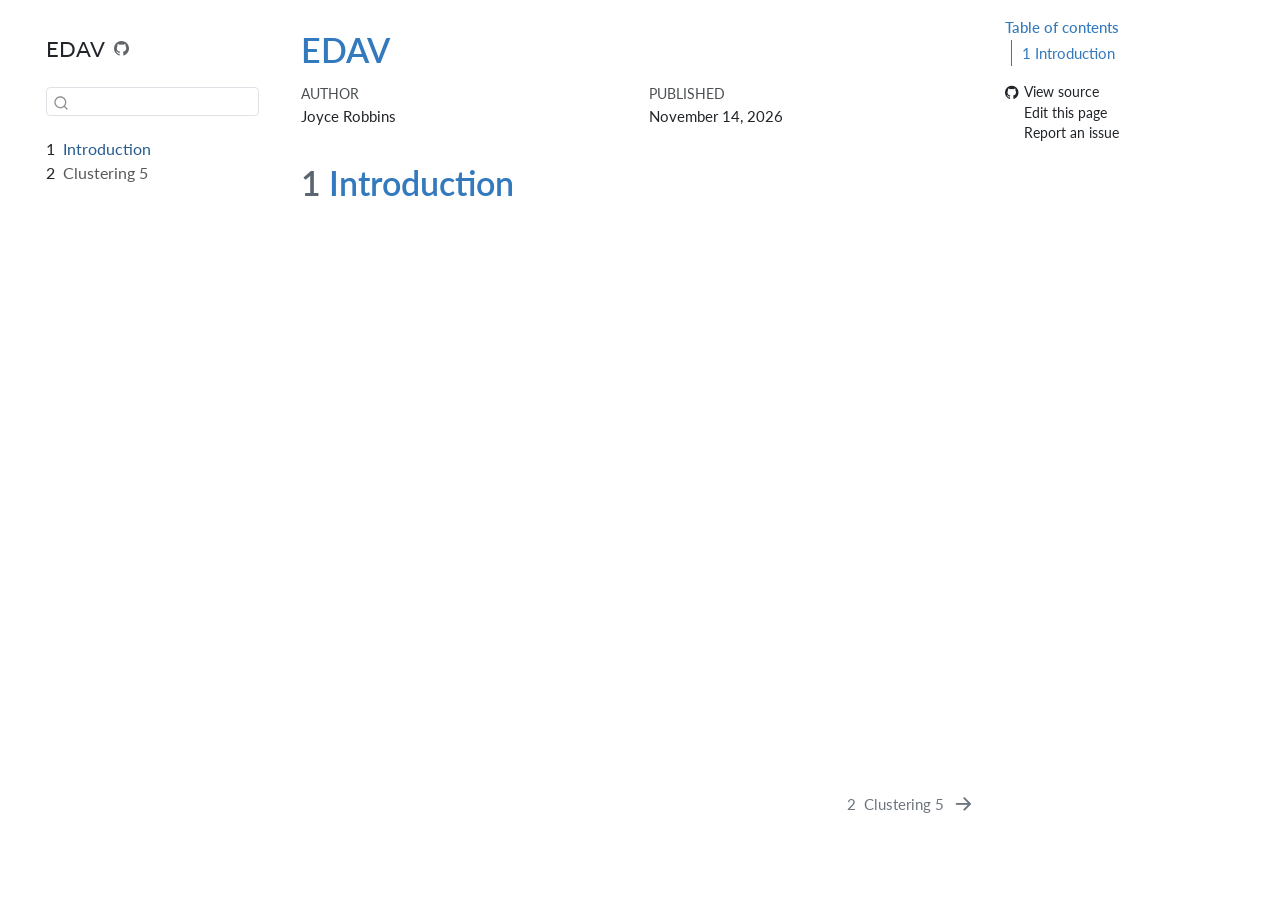
<file: index.html>
<!DOCTYPE html>
<html xmlns="http://www.w3.org/1999/xhtml" lang="en" xml:lang="en"><head>

<meta charset="utf-8">
<meta name="generator" content="quarto-1.11.9">

<meta name="viewport" content="width=device-width, initial-scale=1.0, user-scalable=yes">

<meta name="author" content="Joyce Robbins">
<meta name="dcterms.date" content="2026-11-14">

<title>EDAV</title>
<style>
/* Default styles provided by pandoc.
** See https://pandoc.org/MANUAL.html#variables-for-html for config info.
*/
span.smallcaps{font-variant: small-caps;}
div.columns{display: flex; gap: 1.5em;}
div.column{flex: auto;}
@media screen {
div.columns{gap: min(4vw, 1.5em);}
div.column{overflow-x: auto;}
}
div.hanging-indent{margin-left: 1.5em; text-indent: -1.5em;}
ul.task-list{list-style: none;}
ul.task-list li input[type="checkbox"] {
  width: 0.8em;
  margin: 0 0.8em 0.2em -1em; /* quarto-specific, see https://github.com/quarto-dev/quarto-cli/issues/4556 */ 
  vertical-align: middle;
}
</style>


<script src="site_libs/quarto-nav/quarto-nav.js"></script>
<script src="site_libs/quarto-nav/headroom.min.js"></script>
<script src="site_libs/clipboard/clipboard.min.js"></script>
<script src="site_libs/quarto-search/autocomplete.umd.js"></script>
<script src="site_libs/quarto-search/fuse.min.js"></script>
<script src="site_libs/quarto-search/quarto-search.js"></script>
<meta name="quarto:offset" content="./">
<link href="./clustering.html" rel="next">
<script src="site_libs/quarto-html/quarto.js" type="module"></script>
<script src="site_libs/quarto-html/tabsets/tabsets.js" type="module"></script>
<script src="site_libs/quarto-html/scrollable-regions/scrollable-regions.js" type="module"></script>
<script src="site_libs/quarto-html/popper.min.js"></script>
<script src="site_libs/quarto-html/tippy.umd.min.js"></script>
<script src="site_libs/quarto-html/anchor.min.js"></script>
<link href="site_libs/quarto-html/tippy.css" rel="stylesheet">
<link href="site_libs/quarto-html/quarto-syntax-highlighting-2b9417585e85f7dd1fc0fe2d4165db13.css" rel="stylesheet" id="quarto-text-highlighting-styles">
<script src="site_libs/bootstrap/bootstrap.min.js"></script>
<link href="site_libs/bootstrap/bootstrap-icons.css" rel="stylesheet">
<link href="site_libs/bootstrap/bootstrap-d57ed9c935aac95441555c2aa4f30b82.min.css" rel="stylesheet" append-hash="true" id="quarto-bootstrap" data-mode="light">
<script id="quarto-search-options" type="application/json">{
  "location": "sidebar",
  "copy-button": false,
  "collapse-after": 3,
  "panel-placement": "start",
  "type": "textbox",
  "limit": 50,
  "keyboard-shortcut": [
    "f",
    "/",
    "s"
  ],
  "show-item-context": false,
  "language": {
    "search-no-results-text": "No results",
    "search-matching-documents-text": "matching documents",
    "search-copy-link-title": "Copy link to search",
    "search-hide-matches-text": "Hide additional matches",
    "search-more-match-text": "more match in this document",
    "search-more-matches-text": "more matches in this document",
    "search-clear-button-title": "Clear",
    "search-text-placeholder": "",
    "search-detached-cancel-button-title": "Cancel",
    "search-submit-button-title": "Submit",
    "search-label": "Search"
  }
}</script>


</head>

<body class="nav-sidebar floating quarto-light"><a id="quarto-skip-link" class="visually-hidden-focusable" href="#quarto-document-content">Skip to main content</a>

<div id="quarto-search-results"></div>
  <header id="quarto-header" class="headroom fixed-top">
  <nav class="quarto-secondary-nav" aria-label="Toolbar">
    <div class="container-fluid d-flex">
      <button type="button" class="quarto-btn-toggle btn" data-bs-toggle="collapse" role="button" data-bs-target=".quarto-sidebar-collapse-item" aria-controls="quarto-sidebar" aria-expanded="false" aria-label="Toggle sidebar navigation" onclick="if (window.quartoToggleHeadroom) { window.quartoToggleHeadroom(); }">
        <i class="bi bi-layout-text-sidebar-reverse"></i>
      </button>
        <nav class="quarto-page-breadcrumbs" aria-label="Breadcrumbs"><ol class="breadcrumb"><li class="breadcrumb-item"><a href="./index.html"><span class="chapter-number">1</span>&nbsp; <span class="chapter-title">Introduction</span></a></li></ol></nav>
        <a class="flex-grow-1" data-bs-toggle="collapse" data-bs-target=".quarto-sidebar-collapse-item" onclick="if (window.quartoToggleHeadroom) { window.quartoToggleHeadroom(); }">      
        </a>
      <button type="button" class="btn quarto-search-button" aria-label="Search" onclick="window.quartoOpenSearch();">
        <i class="bi bi-search"></i>
      </button>
    </div>
  </nav>
</header>
<!-- content -->
<div id="quarto-content" class="quarto-container page-columns page-rows-contents page-layout-article">
<!-- sidebar -->
  <nav id="quarto-sidebar" class="sidebar collapse collapse-horizontal quarto-sidebar-collapse-item sidebar-navigation floating overflow-auto" aria-label="Site">
    <div class="pt-lg-2 mt-2 text-left sidebar-header">
    <div class="sidebar-title mb-0 py-0">
      <a href="./">EDAV</a> 
        <div class="sidebar-tools-main">
    <a href="https://github.com/jtr13/edav3" title="Source Code" class="quarto-navigation-tool px-1" aria-label="Source Code"><i class="bi bi-github"></i></a>
</div>
    </div>
      </div>
        <div class="mt-2 flex-shrink-0 align-items-center">
        <div class="sidebar-search">
        <div id="quarto-search" class="" title="Search"></div>
        </div>
        </div>
    <div class="sidebar-menu-container"> 
    <ul class="list-unstyled mt-1">
        <li class="sidebar-item">
  <div class="sidebar-item-container"> 
  <a href="./index.html" class="sidebar-item-text sidebar-link active">
 <span class="menu-text"><span class="chapter-number">1</span>&nbsp; <span class="chapter-title">Introduction</span></span></a>
  </div>
</li>
        <li class="sidebar-item">
  <div class="sidebar-item-container"> 
  <a href="./clustering.html" class="sidebar-item-text sidebar-link">
 <span class="menu-text"><span class="chapter-number">2</span>&nbsp; <span class="chapter-title">Clustering 5</span></span></a>
  </div>
</li>
    </ul>
    </div>
</nav>
<div id="quarto-sidebar-glass" class="quarto-sidebar-collapse-item" data-bs-toggle="collapse" data-bs-target=".quarto-sidebar-collapse-item"></div>
<!-- margin-sidebar -->
    <div id="quarto-margin-sidebar" class="sidebar margin-sidebar">
        <nav id="TOC" role="doc-toc" aria-labelledby="toc-title" class="toc-active">
    <h2 id="toc-title">Table of contents</h2>
   
  <ul>
  <li><a href="#introduction" id="toc-introduction" class="nav-link active" data-scroll-target="#introduction"><span class="header-section-number">1</span> Introduction</a></li>
  </ul>
<div class="toc-actions"><ul><li><a href="https://github.com/jtr13/edav3/blob/main/index.qmd" class="toc-action"><i class="bi bi-github"></i>View source</a></li><li><a href="https://github.com/jtr13/edav3/edit/main/index.qmd" class="toc-action"><i class="bi empty"></i>Edit this page</a></li><li><a href="https://github.com/jtr13/edav3/issues/new" class="toc-action"><i class="bi empty"></i>Report an issue</a></li></ul></div></nav>
    </div>
<!-- main -->
<main class="content" id="quarto-document-content" tabindex="-1">

<header id="title-block-header" class="quarto-title-block default">
<div class="quarto-title">
<h1 class="title">EDAV</h1>
</div>



<div class="quarto-title-meta">

    <div>
    <div class="quarto-title-meta-heading">Author</div>
    <div class="quarto-title-meta-contents">
             <p>Joyce Robbins </p>
          </div>
  </div>
    
    <div>
    <div class="quarto-title-meta-heading">Published</div>
    <div class="quarto-title-meta-contents">
      <p class="date">November 14, 2026</p>
    </div>
  </div>
  
    
  </div>
  


</header>


<section id="introduction" class="level1" data-number="1">
<h1 data-number="1"><span class="header-section-number">1</span> Introduction</h1>


</section>

</main> <!-- /main -->
<script id="quarto-html-after-body" type="application/javascript">
  window.document.addEventListener("DOMContentLoaded", function (event) {
    const icon = "";
    const anchorJS = new window.AnchorJS();
    anchorJS.options = {
      placement: 'right',
      icon: icon
    };
    anchorJS.add('.anchored');
    const isCodeAnnotation = (el) => {
      for (const clz of el.classList) {
        if (clz.startsWith('code-annotation-')) {                     
          return true;
        }
      }
      return false;
    }
    const onCopySuccess = function(e) {
      // button target
      const button = e.trigger;
      // don't keep focus
      button.blur();
      // flash "checked"
      button.classList.add('code-copy-button-checked');
      var currentTitle = button.getAttribute("title");
      button.setAttribute("title", "Copied!");
      let tooltip;
      if (window.bootstrap) {
        button.setAttribute("data-bs-toggle", "tooltip");
        button.setAttribute("data-bs-placement", "left");
        button.setAttribute("data-bs-title", "Copied!");
        tooltip = new bootstrap.Tooltip(button, 
          { trigger: "manual", 
            customClass: "code-copy-button-tooltip",
            offset: [0, -8]});
        tooltip.show();    
      }
      setTimeout(function() {
        if (tooltip) {
          tooltip.hide();
          button.removeAttribute("data-bs-title");
          button.removeAttribute("data-bs-toggle");
          button.removeAttribute("data-bs-placement");
        }
        button.setAttribute("title", currentTitle);
        button.classList.remove('code-copy-button-checked');
      }, 1000);
      // clear code selection
      e.clearSelection();
    }
    const getTextToCopy = function(trigger) {
      const outerScaffold = trigger.parentElement.cloneNode(true);
      const codeEl = outerScaffold.querySelector('code');
      for (const childEl of codeEl.children) {
        if (isCodeAnnotation(childEl)) {
          childEl.remove();
        }
      }
      return codeEl.innerText;
    }
    const clipboard = new window.ClipboardJS('.code-copy-button:not([data-in-quarto-modal])', {
      text: getTextToCopy
    });
    clipboard.on('success', onCopySuccess);
    if (window.document.getElementById('quarto-embedded-source-code-modal')) {
      const clipboardModal = new window.ClipboardJS('.code-copy-button[data-in-quarto-modal]', {
        text: getTextToCopy,
        container: window.document.getElementById('quarto-embedded-source-code-modal')
      });
      clipboardModal.on('success', onCopySuccess);
    }
      var localhostRegex = new RegExp(/^(?:http|https):\/\/localhost\:?[0-9]*\//);
      var mailtoRegex = new RegExp(/^mailto:/);
        var filterRegex = new RegExp("https:\/\/jtr13\.github\.io\/edav3");
      var isInternal = (href) => {
          return filterRegex.test(href) || localhostRegex.test(href) || mailtoRegex.test(href);
      }
      // Inspect non-navigation links and adorn them if external
      window.quartoDecorateExternalLinks = function (root) {
     var links = (root || window.document).querySelectorAll('a[href]:not(.nav-link):not(.navbar-brand):not(.toc-action):not(.sidebar-link):not(.sidebar-item-toggle):not(.pagination-link):not(.no-external):not([aria-hidden]):not(.dropdown-item):not(.quarto-navigation-tool):not(.about-link)');
      for (var i=0; i<links.length; i++) {
        const link = links[i];
        if (!isInternal(link.href)) {
          // undo the damage that might have been done by quarto-nav.js in the case of
          // links that we want to consider external
          if (link.dataset.originalHref !== undefined) {
            link.href = link.dataset.originalHref;
          }
          if (!link.classList.contains('no-external-icon')) {
          }
        }
      }
      };
      window.quartoDecorateExternalLinks(window.document);
    // Esc closes the popup (WCAG 1.4.13) and focus leaving both trigger and
    // popup closes it (WCAG 2.4.11); tippy handles neither for interactive popups.
    const hideOnEscAndFocusOut = {
      name: 'hideOnEscAndFocusOut',
      defaultValue: true,
      fn(instance) {
        const dismiss = () => {
          // A show scheduled by the trigger delay would otherwise reopen it
          instance.clearDelayTimeouts();
          instance.hide();
        };
        const onKeyDown = (event) => {
          if (event.key !== 'Escape') {
            return;
          }
          // Keep Esc from also reaching page handlers (e.g. reveal.js overview),
          // except an open reveal.js slide menu, which Esc should close too.
          // The menu handles keys only when its keyboard option is on.
          const menuHandlesEsc = window.Reveal?.getPlugin?.('menu')?.isOpen() &&
            window.Reveal.getConfig().menu?.keyboard !== false;
          if (!menuHandlesEsc) {
            event.stopPropagation();
          }
          if (instance.popper.contains(window.document.activeElement)) {
            // Disabled while refocusing so the focus trigger does not reopen it
            instance.disable();
            instance.reference.focus();
            instance.enable();
          }
          dismiss();
        };
        const onFocusOut = (event) => {
          const target = event.relatedTarget;
          if (target && !instance.reference.contains(target) &&
              !instance.popper.contains(target)) {
            dismiss();
          }
        };
        // On the trigger too: a click trigger (code-annotations: select) has no
        // blur handling. Attached for the instance's lifetime so leaving the
        // trigger also cancels a show still pending on the trigger delay.
        instance.reference.addEventListener('focusout', onFocusOut);
        return {
          onShow() {
            window.document.addEventListener('keydown', onKeyDown, true);
            instance.popper.addEventListener('focusout', onFocusOut);
          },
          onHide() {
            window.document.removeEventListener('keydown', onKeyDown, true);
            instance.popper.removeEventListener('focusout', onFocusOut);
          },
          onDestroy() {
            instance.reference.removeEventListener('focusout', onFocusOut);
          },
        };
      },
    };
    function tippyHover(el, contentFn, onTriggerFn, onUntriggerFn) {
      const config = {
        allowHTML: true,
        maxWidth: 500,
        delay: 100,
        arrow: false,
        appendTo: function(el) {
            return el.parentElement;
        },
        interactive: true,
        interactiveBorder: 10,
        theme: 'quarto',
        placement: 'bottom-start',
        plugins: [hideOnEscAndFocusOut],
      };
      if (contentFn) {
        config.content = contentFn;
      }
      if (onTriggerFn) {
        config.onTrigger = onTriggerFn;
      }
      if (onUntriggerFn) {
        config.onUntrigger = onUntriggerFn;
      }
      window.tippy(el, config); 
    }
    const noterefs = window.document.querySelectorAll('a[role="doc-noteref"]');
    for (var i=0; i<noterefs.length; i++) {
      const ref = noterefs[i];
      tippyHover(ref, function() {
        // use id or data attribute instead here
        let href = ref.getAttribute('data-footnote-href') || ref.getAttribute('href');
        try { href = new URL(href).hash; } catch {}
        const id = href.replace(/^#\/?/, "");
        const note = window.document.getElementById(id);
        if (note) {
          return note.innerHTML;
        } else {
          return "";
        }
      });
    }
    const xrefs = window.document.querySelectorAll('a.quarto-xref');
    const processXRef = (id, note) => {
      // Strip column container classes
      const stripColumnClz = (el) => {
        el.classList.remove("page-full", "page-columns");
        if (el.children) {
          for (const child of el.children) {
            stripColumnClz(child);
          }
        }
      }
      stripColumnClz(note)
      if (id === null || id.startsWith('sec-')) {
        // Special case sections, only their first couple elements
        const container = document.createElement("div");
        if (note.children && note.children.length > 2) {
          container.appendChild(note.children[0].cloneNode(true));
          for (let i = 1; i < note.children.length; i++) {
            const child = note.children[i];
            if (child.tagName === "P" && child.innerText === "") {
              continue;
            } else {
              container.appendChild(child.cloneNode(true));
              break;
            }
          }
          if (window.Quarto?.typesetMath) {
            window.Quarto.typesetMath(container);
          }
          return container.innerHTML
        } else {
          if (window.Quarto?.typesetMath) {
            window.Quarto.typesetMath(note);
          }
          return note.innerHTML;
        }
      } else {
        // Remove any anchor links if they are present
        const anchorLink = note.querySelector('a.anchorjs-link');
        if (anchorLink) {
          anchorLink.remove();
        }
        if (window.Quarto?.typesetMath) {
          window.Quarto.typesetMath(note);
        }
        if (note.classList.contains("callout")) {
          return note.outerHTML;
        } else {
          return note.innerHTML;
        }
      }
    }
    for (var i=0; i<xrefs.length; i++) {
      const xref = xrefs[i];
      tippyHover(xref, undefined, function(instance) {
        instance.disable();
        let url = xref.getAttribute('href');
        let hash = undefined; 
        if (url.startsWith('#')) {
          hash = url;
        } else {
          try { hash = new URL(url).hash; } catch {}
        }
        if (hash) {
          const id = hash.replace(/^#\/?/, "");
          const note = window.document.getElementById(id);
          if (note !== null) {
            try {
              const html = processXRef(id, note.cloneNode(true));
              instance.setContent(html);
            } finally {
              instance.enable();
              instance.show();
            }
          } else {
            // See if we can fetch this
            fetch(url.split('#')[0])
            .then(res => res.text())
            .then(html => {
              const parser = new DOMParser();
              const htmlDoc = parser.parseFromString(html, "text/html");
              const note = htmlDoc.getElementById(id);
              if (note !== null) {
                const html = processXRef(id, note);
                instance.setContent(html);
              } 
            }).finally(() => {
              instance.enable();
              instance.show();
            });
          }
        } else {
          // See if we can fetch a full url (with no hash to target)
          // This is a special case and we should probably do some content thinning / targeting
          fetch(url)
          .then(res => res.text())
          .then(html => {
            const parser = new DOMParser();
            const htmlDoc = parser.parseFromString(html, "text/html");
            const note = htmlDoc.querySelector('main.content');
            if (note !== null) {
              // This should only happen for chapter cross references
              // (since there is no id in the URL)
              // remove the first header
              if (note.children.length > 0 && note.children[0].tagName === "HEADER") {
                note.children[0].remove();
              }
              const html = processXRef(null, note);
              instance.setContent(html);
            } 
          }).finally(() => {
            instance.enable();
            instance.show();
          });
        }
      }, function(instance) {
      });
    }
        let selectedAnnoteEl;
        const selectorForAnnotation = ( cell, annotation) => {
          let cellAttr = 'data-code-cell="' + cell + '"';
          let lineAttr = 'data-code-annotation="' +  annotation + '"';
          const selector = 'span[' + cellAttr + '][' + lineAttr + ']';
          return selector;
        }
        const selectCodeLines = (annoteEl) => {
          const doc = window.document;
          const targetCell = annoteEl.getAttribute("data-target-cell");
          const targetAnnotation = annoteEl.getAttribute("data-target-annotation");
          const annoteSpan = window.document.querySelector(selectorForAnnotation(targetCell, targetAnnotation));
          const lines = annoteSpan.getAttribute("data-code-lines").split(",");
          const lineIds = lines.map((line) => {
            return targetCell + "-" + line;
          })
          // Each band is positioned against its own containing block, which is
          // not the offsetParent of the lines, so place it from client rects.
          const placeBand = (band, firstEl, lastEl, codeBlock) => {
            const container = band.offsetParent;
            if (container === null) {
              return;
            }
            const containerRect = container.getBoundingClientRect();
            // Reveal.js scales slides with a transform, so convert client
            // pixels back to the CSS pixels of the container.
            const scale = containerRect.height / container.offsetHeight || 1;
            const firstRect = firstEl.getBoundingClientRect();
            const lastRect = lastEl.getBoundingClientRect();
            const top = (firstRect.top - containerRect.top) / scale - container.clientTop + container.scrollTop;
            const height = (lastRect.bottom - firstRect.top) / scale;
            band.style.top = top - 2 + "px";
            band.style.height = height + 4 + "px";
            if (codeBlock) {
              // Without the copy button wrapper, the containing block is wider
              // than the code block, so span the code block explicitly.
              const blockRect = codeBlock.getBoundingClientRect();
              band.style.left = (blockRect.left - containerRect.left) / scale - container.clientLeft + container.scrollLeft + "px";
              band.style.width = blockRect.width / scale + "px";
            }
          };
          if (lineIds.length > 0) {
            const el = window.document.getElementById(lineIds[0]);
            const lastEl = window.document.getElementById(lineIds[lineIds.length - 1]);
            const parent = el.parentElement.parentElement;
            // cook up a div (if necessary) and position it
            let div = window.document.getElementById("code-annotation-line-highlight");
            if (div === null) {
              div = window.document.createElement("div");
              div.setAttribute("id", "code-annotation-line-highlight");
              div.style.position = 'absolute';
              parent.appendChild(div);
            }
            placeBand(div, el, lastEl, parent.closest("div.sourceCode") || parent);
            let gutterDiv = window.document.getElementById("code-annotation-line-highlight-gutter");
            if (gutterDiv === null) {
              gutterDiv = window.document.createElement("div");
              gutterDiv.setAttribute("id", "code-annotation-line-highlight-gutter");
              gutterDiv.style.position = 'absolute';
              const codeCell = window.document.getElementById(targetCell);
              const gutter = codeCell.querySelector('.code-annotation-gutter');
              gutter.appendChild(gutterDiv);
            }
            placeBand(gutterDiv, el, lastEl);
            selectedAnnoteEl = annoteEl;
          }
        };
        const unselectCodeLines = () => {
          const elementsIds = ["code-annotation-line-highlight", "code-annotation-line-highlight-gutter"];
          elementsIds.forEach((elId) => {
            const div = window.document.getElementById(elId);
            if (div) {
              div.remove();
            }
          });
          selectedAnnoteEl = undefined;
        };
          // Handle positioning of the toggle
      window.addEventListener(
        "resize",
        throttle(() => {
          elRect = undefined;
          if (selectedAnnoteEl) {
            selectCodeLines(selectedAnnoteEl);
          }
        }, 10)
      );
      function throttle(fn, ms) {
      let throttle = false;
      let timer;
        return (...args) => {
          if(!throttle) { // first call gets through
              fn.apply(this, args);
              throttle = true;
          } else { // all the others get throttled
              if(timer) clearTimeout(timer); // cancel #2
              timer = setTimeout(() => {
                fn.apply(this, args);
                timer = throttle = false;
              }, ms);
          }
        };
      }
        // Attach click handler to the DT
        const annoteDls = window.document.querySelectorAll('dt[data-target-cell]');
        for (const annoteDlNode of annoteDls) {
          annoteDlNode.addEventListener('click', (event) => {
            const clickedEl = event.target;
            if (clickedEl !== selectedAnnoteEl) {
              unselectCodeLines();
              const activeEl = window.document.querySelector('dt[data-target-cell].code-annotation-active');
              if (activeEl) {
                activeEl.classList.remove('code-annotation-active');
              }
              selectCodeLines(clickedEl);
              clickedEl.classList.add('code-annotation-active');
            } else {
              // Unselect the line
              unselectCodeLines();
              clickedEl.classList.remove('code-annotation-active');
            }
          });
        }
    const findCites = (el) => {
      const parentEl = el.parentElement;
      if (parentEl) {
        const cites = parentEl.dataset.cites;
        if (cites) {
          return {
            el,
            cites: cites.split(' ')
          };
        } else {
          return findCites(el.parentElement)
        }
      } else {
        return undefined;
      }
    };
    var bibliorefs = window.document.querySelectorAll('a[role="doc-biblioref"]');
    for (var i=0; i<bibliorefs.length; i++) {
      const ref = bibliorefs[i];
      const citeInfo = findCites(ref);
      if (citeInfo) {
        tippyHover(citeInfo.el, function() {
          var popup = window.document.createElement('div');
          citeInfo.cites.forEach(function(cite) {
            var citeDiv = window.document.createElement('div');
            citeDiv.classList.add('hanging-indent');
            citeDiv.classList.add('csl-entry');
            var biblioDiv = window.document.getElementById('ref-' + cite);
            if (biblioDiv) {
              citeDiv.innerHTML = biblioDiv.innerHTML;
            }
            popup.appendChild(citeDiv);
          });
          return popup.innerHTML;
        });
      }
    }
  });
  </script>
  <script type="application/javascript">
  window.quartoScrollableRegionsLabels = {"code":"Scrollable code","output":"Scrollable output"};
  </script>
<nav class="page-navigation" aria-label="Page">
  <div class="nav-page nav-page-previous">
  </div>
  <div class="nav-page nav-page-next">
      <a href="./clustering.html" class="pagination-link" aria-label="Clustering 5">
        <span class="nav-page-text"><span class="chapter-number">2</span>&nbsp; <span class="chapter-title">Clustering 5</span></span> <i class="bi bi-arrow-right-short"></i>
      </a>
  </div>
</nav>
</div> <!-- /content -->




<footer class="footer"><div class="nav-footer"><div class="nav-footer-center"><div class="toc-actions d-sm-block d-md-none"><ul><li><a href="https://github.com/jtr13/edav3/blob/main/index.qmd" class="toc-action"><i class="bi bi-github"></i>View source</a></li><li><a href="https://github.com/jtr13/edav3/edit/main/index.qmd" class="toc-action"><i class="bi empty"></i>Edit this page</a></li><li><a href="https://github.com/jtr13/edav3/issues/new" class="toc-action"><i class="bi empty"></i>Report an issue</a></li></ul></div></div></div></footer></body></html>
</file>
<file: site_libs/quarto-html/tippy.css>
.tippy-box[data-animation=fade][data-state=hidden]{opacity:0}[data-tippy-root]{max-width:calc(100vw - 10px)}.tippy-box{position:relative;background-color:#333;color:#fff;border-radius:4px;font-size:14px;line-height:1.4;white-space:normal;outline:0;transition-property:transform,visibility,opacity}.tippy-box[data-placement^=top]>.tippy-arrow{bottom:0}.tippy-box[data-placement^=top]>.tippy-arrow:before{bottom:-7px;left:0;border-width:8px 8px 0;border-top-color:initial;transform-origin:center top}.tippy-box[data-placement^=bottom]>.tippy-arrow{top:0}.tippy-box[data-placement^=bottom]>.tippy-arrow:before{top:-7px;left:0;border-width:0 8px 8px;border-bottom-color:initial;transform-origin:center bottom}.tippy-box[data-placement^=left]>.tippy-arrow{right:0}.tippy-box[data-placement^=left]>.tippy-arrow:before{border-width:8px 0 8px 8px;border-left-color:initial;right:-7px;transform-origin:center left}.tippy-box[data-placement^=right]>.tippy-arrow{left:0}.tippy-box[data-placement^=right]>.tippy-arrow:before{left:-7px;border-width:8px 8px 8px 0;border-right-color:initial;transform-origin:center right}.tippy-box[data-inertia][data-state=visible]{transition-timing-function:cubic-bezier(.54,1.5,.38,1.11)}.tippy-arrow{width:16px;height:16px;color:#333}.tippy-arrow:before{content:"";position:absolute;border-color:transparent;border-style:solid}.tippy-content{position:relative;padding:5px 9px;z-index:1}
</file>
<file: site_libs/quarto-html/quarto-syntax-highlighting-2b9417585e85f7dd1fc0fe2d4165db13.css>
/* quarto syntax highlight colors */
:root {
  --quarto-hl-at-color: #9753B8;
  --quarto-hl-fu-color: #3379be;
  --quarto-hl-sc-color: #ff5500;
  --quarto-hl-st-color: #666666;
  --quarto-hl-dv-color: #666666;
  --quarto-hl-co-color: #666666;
  --quarto-hl-fl-color: #666666;
  --quarto-hl-kw-color: #000000;
  --quarto-hl-va-color: #0057ae;
  --quarto-hl-cf-color: #000000;
  --quarto-hl-op-color: #000000;
  --quarto-hl-bu-color: #644a9b;
  --quarto-hl-ex-color: #0095ff;
  --quarto-hl-pp-color: #006e28;
  --quarto-hl-ch-color: #924c9d;
  --quarto-hl-vs-color: #ea0404;
  --quarto-hl-ss-color: #ff5500;
  --quarto-hl-im-color: #644a9b;
  --quarto-hl-dt-color: #0057ae;
  --quarto-hl-bn-color: #b08000;
  --quarto-hl-cn-color: #aa5500;
  --quarto-hl-do-color: #607880;
  --quarto-hl-an-color: #ca60ca;
  --quarto-hl-cv-color: #0095ff;
  --quarto-hl-re-color: #0057ae;
  --quarto-hl-in-color: #d2d2d2;
  --quarto-hl-wa-color: #d2d2d2;
  --quarto-hl-al-color: #bf0303;
  --quarto-hl-er-color: #bf0303;
}

/* other quarto variables */
:root {
  --quarto-font-monospace: SFMono-Regular, Menlo, Monaco, Consolas, "Liberation Mono", "Courier New", monospace;
}

/* syntax highlight based on Pandoc's rules */
pre > code.sourceCode > span {
  color: #000000;
  font-style: inherit;
}

code.sourceCode > span {
  color: #000000;
  font-style: inherit;
}

div.sourceCode,
div.sourceCode pre.sourceCode {
  color: #000000;
  font-style: inherit;
}

/* Normal */
code span {
  color: #000000;
  font-style: inherit;
}

/* Alert */
code span.al {
  color: #bf0303;
  background-color: #f7e6e6;
  font-weight: bold;
}

/* Annotation */
code span.an {
  color: #ca60ca;
}

/* Attribute */
code span.at {
  color: #9753B8;
  font-weight: bold;
}

/* BaseN */
code span.bn {
  color: #b08000;
}

/* BuiltIn */
code span.bu {
  color: #644a9b;
}

/* ControlFlow */
code span.cf {
  color: #000000;
  font-weight: bold;
}

/* Char */
code span.ch {
  color: #924c9d;
}

/* Constant */
code span.cn {
  color: #aa5500;
}

/* Comment */
code span.co {
  color: #666666;
}

/* CommentVar */
code span.cv {
  color: #0095ff;
}

/* Documentation */
code span.do {
  color: #607880;
}

/* DataType */
code span.dt {
  color: #0057ae;
}

/* DecVal */
code span.dv {
  color: #666666;
}

/* Error */
code span.er {
  color: #bf0303;
  text-decoration: underline;
}

/* Extension */
code span.ex {
  color: #0095ff;
  font-weight: bold;
}

/* Float */
code span.fl {
  color: #666666;
}

/* Function */
code span.fu {
  color: #3379be;
  font-weight: bold;
}

/* Import */
code span.im {
  color: #644a9b;
}

/* Information */
code span.in {
  color: #d2d2d2;
}

/* Keyword */
code span.kw {
  color: #000000;
  font-weight: bold;
}

/* Operator */
code span.op {
  color: #000000;
}

/* Preprocessor */
code span.pp {
  color: #006e28;
}

/* RegionMarker */
code span.re {
  color: #0057ae;
  background-color: #e0e9f8;
}

/* SpecialChar */
code span.sc {
  color: #ff5500;
  font-weight: bold;
}

/* SpecialString */
code span.ss {
  color: #ff5500;
}

/* String */
code span.st {
  color: #666666;
}

/* Variable */
code span.va {
  color: #0057ae;
}

/* VerbatimString */
code span.vs {
  color: #ea0404;
}

/* Warning */
code span.wa {
  color: #d2d2d2;
}

.prevent-inlining {
  content: "</";
}

/*# sourceMappingURL=a29eade36634e895479a167fa88b59fd.css.map */
</file>
